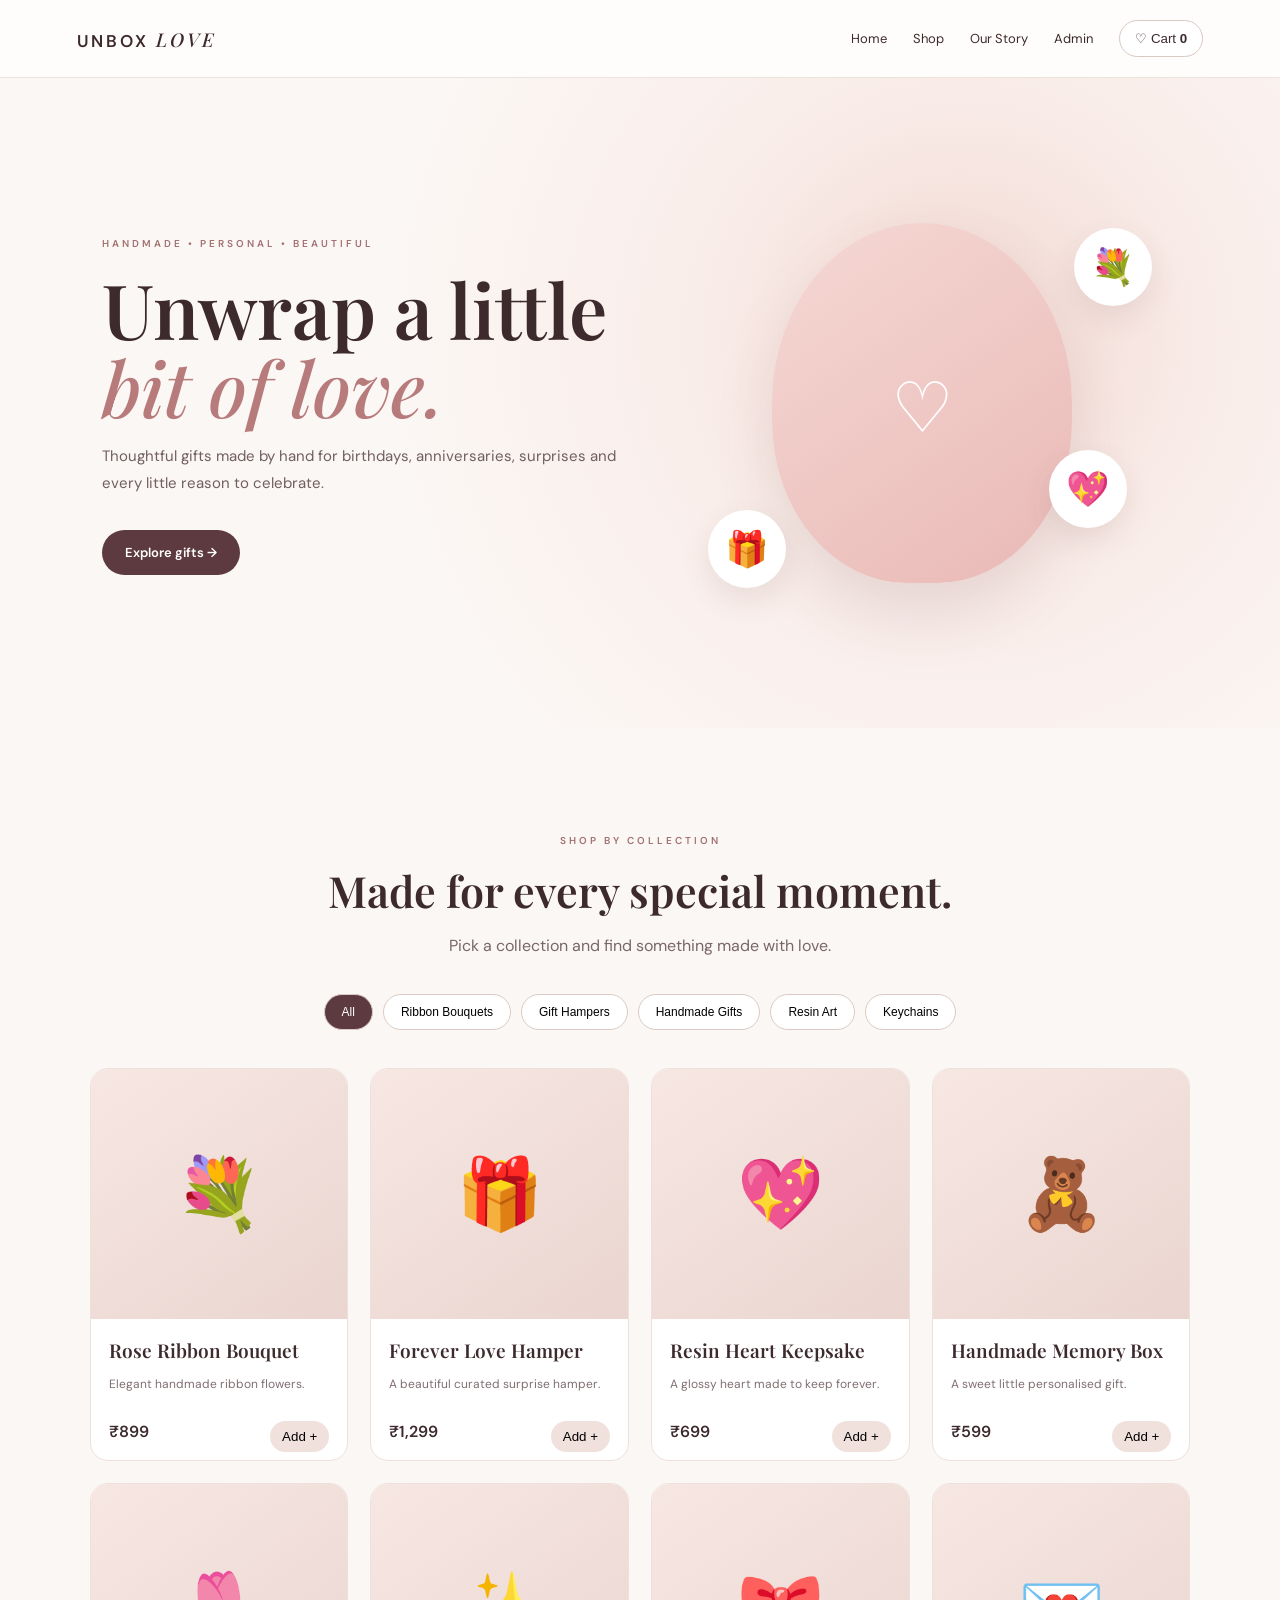
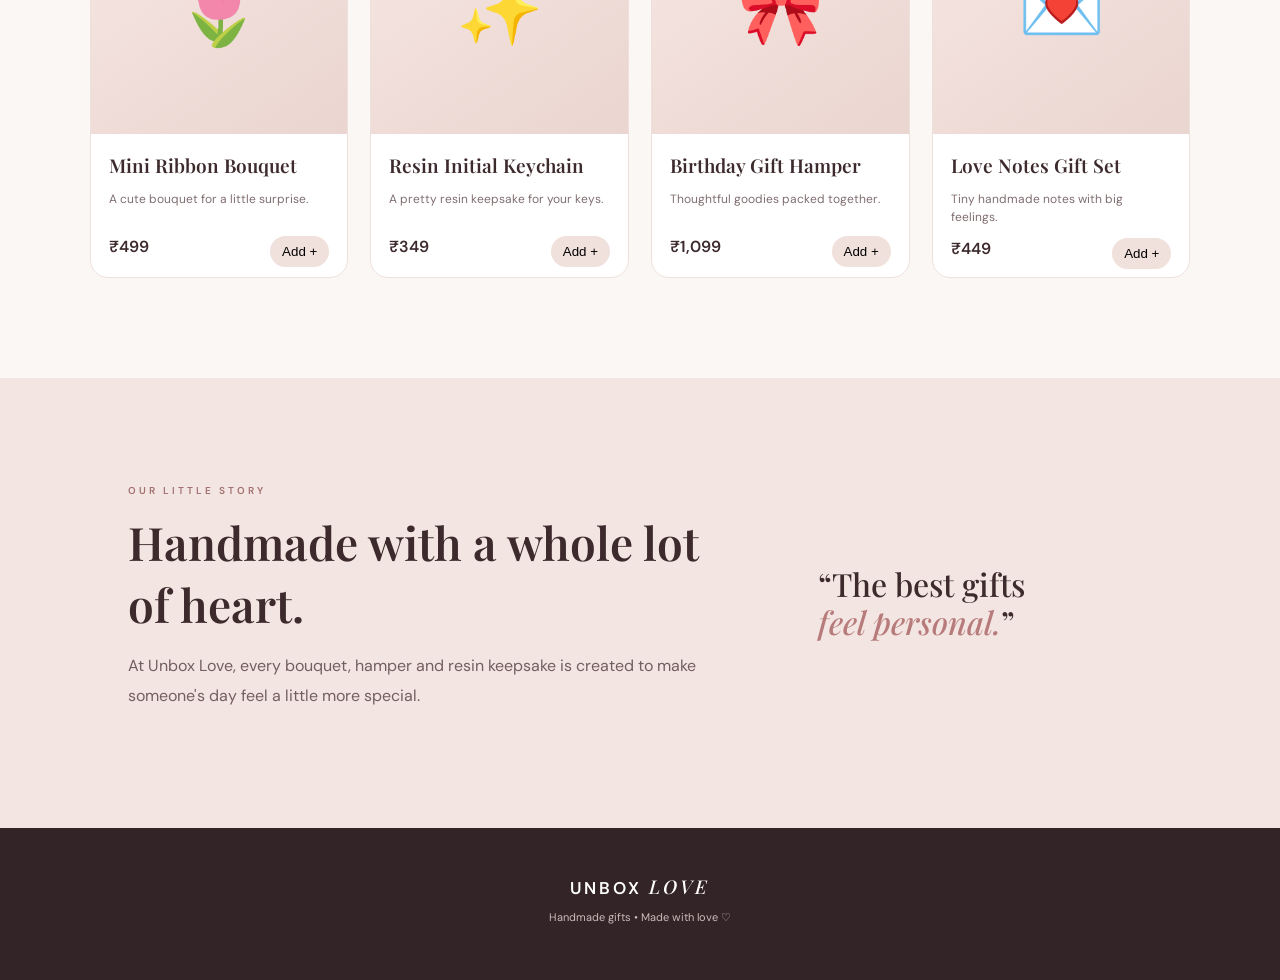
<file: index.html>
<!doctype html><html lang="en"><head><meta charset="UTF-8"><meta name="viewport" content="width=device-width,initial-scale=1"><title>Unbox Love — Gifts Made With Love</title><link rel="stylesheet" href="style.css"></head><body>
<header><a class="brand" href="#">UNBOX <i>LOVE</i></a><nav><a href="#home">Home</a><a href="#shop">Shop</a><a href="#about">Our Story</a><a href="admin.html">Admin</a><button id="cartBtn">♡ Cart <b id="cartCount">0</b></button></nav></header>
<section id="home" class="hero"><div class="heroText"><span class="label">HANDMADE • PERSONAL • BEAUTIFUL</span><h1>Unwrap a little<br><em>bit of love.</em></h1><p>Thoughtful gifts made by hand for birthdays, anniversaries, surprises and every little reason to celebrate.</p><a class="primary" href="#shop">Explore gifts →</a></div><div class="heroArt"><div class="orb">♡</div><div class="floating f1">💐</div><div class="floating f2">🎁</div><div class="floating f3">💖</div></div></section>
<section id="shop" class="shop"><div class="heading"><span class="label">SHOP BY COLLECTION</span><h2>Made for every special moment.</h2><p>Pick a collection and find something made with love.</p></div><div id="cats" class="cats"></div><div id="products" class="products"></div></section>
<section id="about" class="story"><div><span class="label">OUR LITTLE STORY</span><h2>Handmade with a whole lot of heart.</h2><p>At Unbox Love, every bouquet, hamper and resin keepsake is created to make someone's day feel a little more special.</p></div><div class="quote">“The best gifts<br><em>feel personal.</em>”</div></section>
<footer><div class="brand">UNBOX <i>LOVE</i></div><p>Handmade gifts • Made with love ♡</p></footer>
<div id="modal" class="overlay hidden"><div class="cartBox"><button class="x" onclick="closeCart()">×</button><span class="label">YOUR BAG</span><h2>A little love, ready to go.</h2><div id="items"></div><div class="sum">Total <strong>₹<span id="total">0</span></strong></div><div class="customerForm">
<h3>Delivery details</h3>
<input id="custName" placeholder="Full name" required>
<input id="custPhone" placeholder="Mobile number" inputmode="tel" required>
<textarea id="custAddress" placeholder="Full delivery address" rows="3" required></textarea>
<input id="custCity" placeholder="City / Town" required>
<input id="custPincode" placeholder="Pincode" inputmode="numeric" required>
</div>
<button class="primary wide" onclick="orderWhatsApp()">Confirm & Order via WhatsApp →</button>
<small>COD is not available. After you send the order, we'll send the payment QR on WhatsApp.</small></div></div><script src="app.js"></script></body></html>
</file>
<file: style.css>
@import url('https://fonts.googleapis.com/css2?family=DM+Sans:wght@400;500;600&family=Playfair+Display:ital,wght@0,500;0,600;1,500;1,600&display=swap');*{box-sizing:border-box}html{scroll-behavior:smooth}body{margin:0;background:#fbf7f4;color:#3d2a2d;font-family:'DM Sans',Arial,sans-serif}a{text-decoration:none;color:inherit}header{height:78px;padding:0 6%;display:flex;align-items:center;justify-content:space-between;background:#fffdfb;border-bottom:1px solid #eee2dc;position:sticky;top:0;z-index:4}.brand{font-weight:600;letter-spacing:3px;font-size:17px}.brand i{font-family:'Playfair Display';font-size:19px;font-weight:500}nav{display:flex;gap:26px;align-items:center;font-size:13px}nav button{border:1px solid #d9c9c2;background:#fff;border-radius:30px;padding:10px 15px;color:#3d2a2d}.hero{min-height:650px;padding:80px 8%;display:grid;grid-template-columns:1.05fr .95fr;align-items:center;background:radial-gradient(circle at 75% 40%,#f1d7d1 0,#f9ece8 24%,#fbf7f4 55%)}.label{font-size:10px;letter-spacing:3px;font-weight:600;color:#a27070}.hero h1{font:600 clamp(48px,6vw,76px)/1.02 'Playfair Display';margin:18px 0}.hero h1 em,.quote em{color:#b77b7c;font-weight:500}.heroText>p{max-width:520px;color:#725e60;line-height:1.8;font-size:15px}.primary{display:inline-block;background:#5d3a3f;color:#fff;border:0;border-radius:28px;padding:14px 23px;margin-top:18px;font-weight:600;font-size:13px;cursor:pointer}.heroArt{height:460px;position:relative;display:grid;place-items:center}.orb{width:300px;height:360px;border-radius:50% 50% 45% 45%;background:linear-gradient(145deg,#f5d8d4,#e9b9b6);display:grid;place-items:center;font:70px 'Playfair Display';color:#fff;box-shadow:0 30px 60px #6d404022}.floating{position:absolute;background:#fff;border-radius:50%;width:78px;height:78px;display:grid;place-items:center;font-size:35px;box-shadow:0 12px 30px #6d40401c}.f1{top:55px;right:5%}.f2{bottom:45px;left:8%}.f3{bottom:105px;right:10%}.shop{padding:100px 7%}.heading{text-align:center;max-width:700px;margin:auto}.heading h2,.story h2{font:600 43px 'Playfair Display';margin:12px 0}.heading p{color:#796669}.cats{display:flex;justify-content:center;gap:10px;flex-wrap:wrap;margin:38px 0}.cat{padding:10px 17px;border-radius:24px;border:1px solid #dbcac4;background:#fff;cursor:pointer;font-size:12px}.cat.active{background:#5d3a3f;color:#fff}.products{display:grid;grid-template-columns:repeat(4,1fr);gap:22px}.card{background:#fff;border:1px solid #eee1db;border-radius:18px;overflow:hidden;transition:.2s}.card:hover{transform:translateY(-4px);box-shadow:0 18px 40px #593a3a12}.visual{height:250px;background:linear-gradient(145deg,#f7e7e3,#ead5d0);display:grid;place-items:center;font-size:70px}.info{padding:18px}.info h3{font:600 19px 'Playfair Display';margin:0 0 7px}.info p{font-size:12px;color:#806e70;min-height:34px;line-height:1.5}.price{font-weight:600}.add{float:right;border:0;background:#f1e1dc;border-radius:20px;padding:8px 12px;cursor:pointer}.story{padding:100px 10%;display:grid;grid-template-columns:1.3fr .7fr;gap:70px;background:#f3e5e1}.story h2{font-size:46px;max-width:650px}.story p{max-width:600px;line-height:1.9;color:#735e60}.quote{font:500 32px/1.2 'Playfair Display';align-self:center}.overlay{position:fixed;inset:0;background:#201517aa;display:grid;place-items:center;padding:20px;z-index:8}.hidden{display:none}.cartBox{width:min(520px,100%);max-height:88vh;overflow:auto;background:#fffaf8;border-radius:22px;padding:30px;position:relative}.x{position:absolute;right:18px;top:12px;border:0;background:none;font-size:28px}.cartBox h2{font:600 28px 'Playfair Display'}.row{display:flex;justify-content:space-between;border-bottom:1px solid #eadbd7;padding:14px 0;font-size:13px}.sum{display:flex;justify-content:space-between;padding:20px 0;font-size:14px}.wide{width:100%;text-align:center}.cartBox small{display:block;color:#806d70;font-size:11px;line-height:1.5;margin-top:12px}footer{padding:45px 7%;text-align:center;background:#332427;color:#fff}footer p{font-size:11px;color:#cdbabc}@media(max-width:900px){.products{grid-template-columns:repeat(2,1fr)}.hero{grid-template-columns:1fr}.heroArt{display:none}.story{grid-template-columns:1fr}}@media(max-width:600px){header{padding:0 5%}nav a{display:none}.hero{padding:65px 7%;min-height:580px}.shop{padding:70px 5%}.products{grid-template-columns:1fr}.heading h2,.story h2{font-size:35px}}
.customerForm{margin:12px 0 8px;padding:16px;background:#f8eeeb;border-radius:15px}
.customerForm h3{font:600 20px 'Playfair Display';margin:0 0 12px}
.customerForm input,.customerForm textarea{display:block;width:100%;margin:8px 0;padding:12px;border:1px solid #d9c9c2;border-radius:9px;background:#fff;font:13px 'DM Sans',Arial,sans-serif;resize:vertical}
</file>
